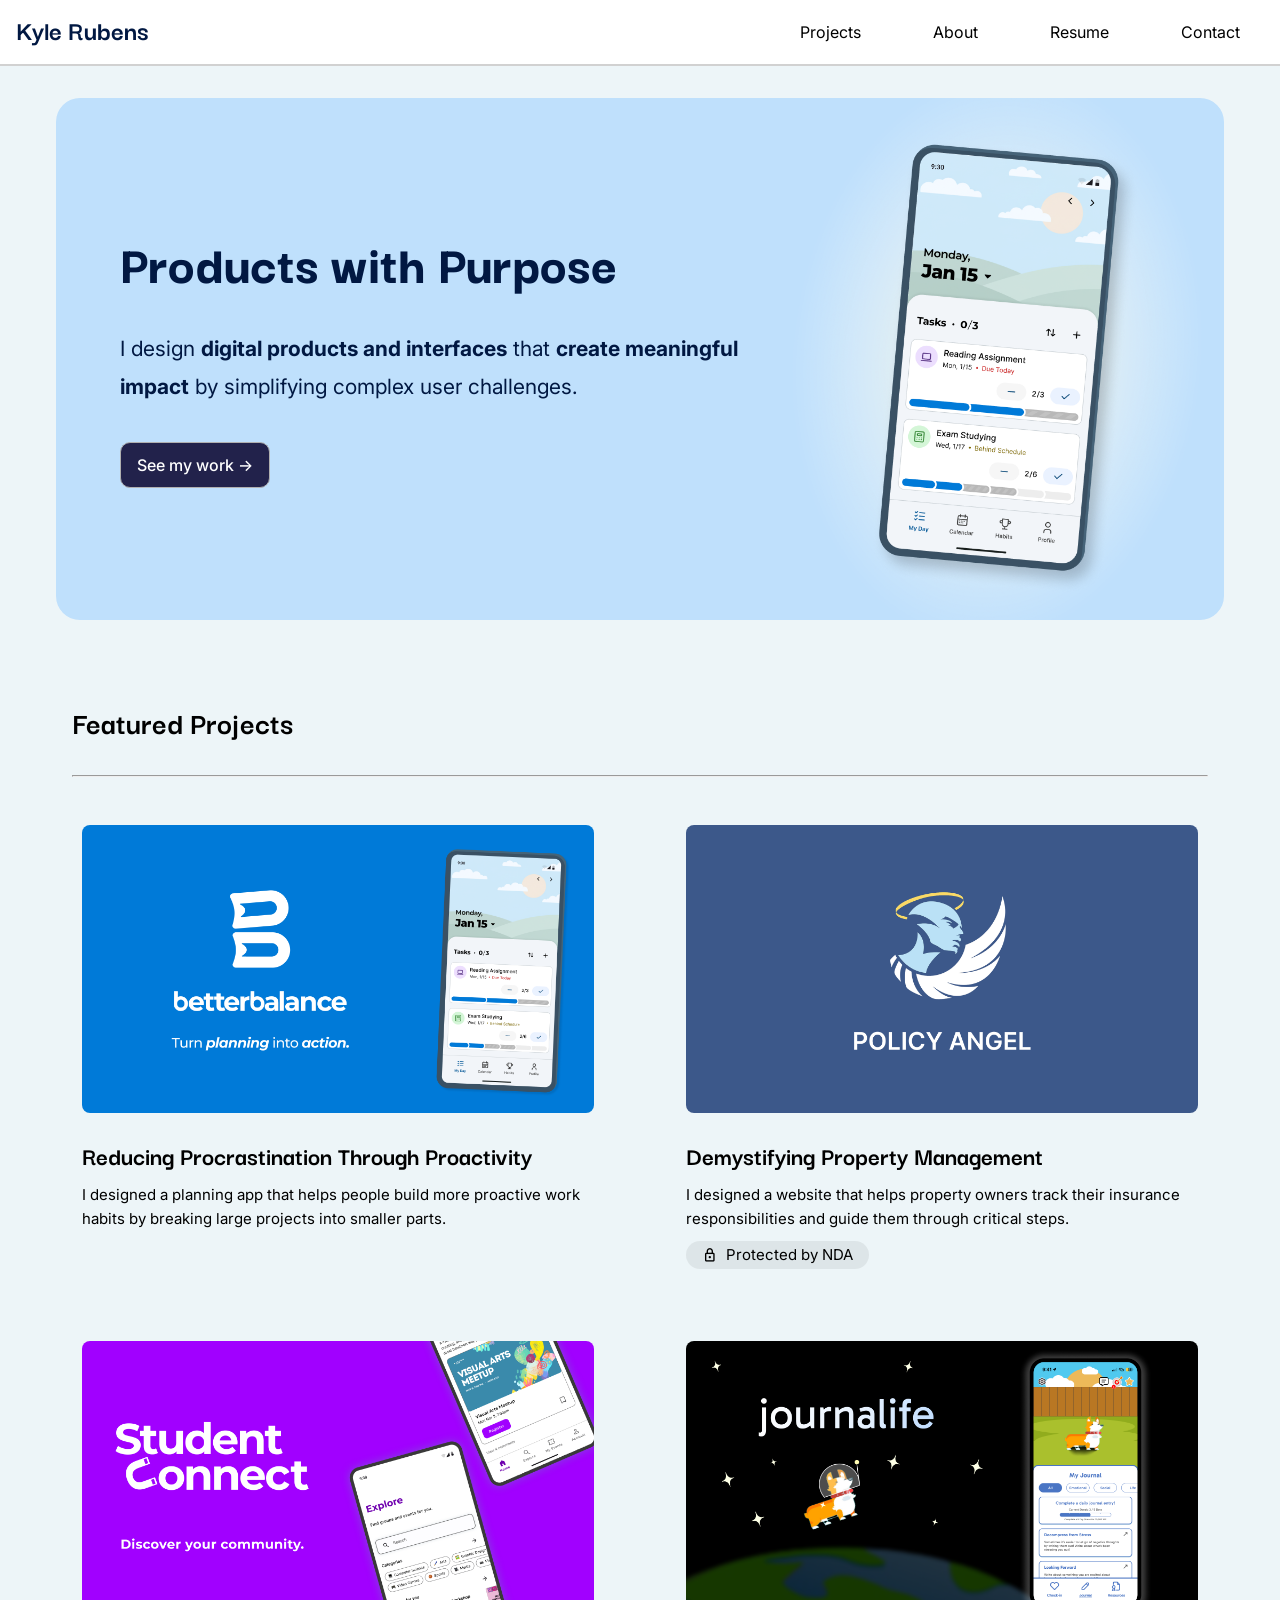
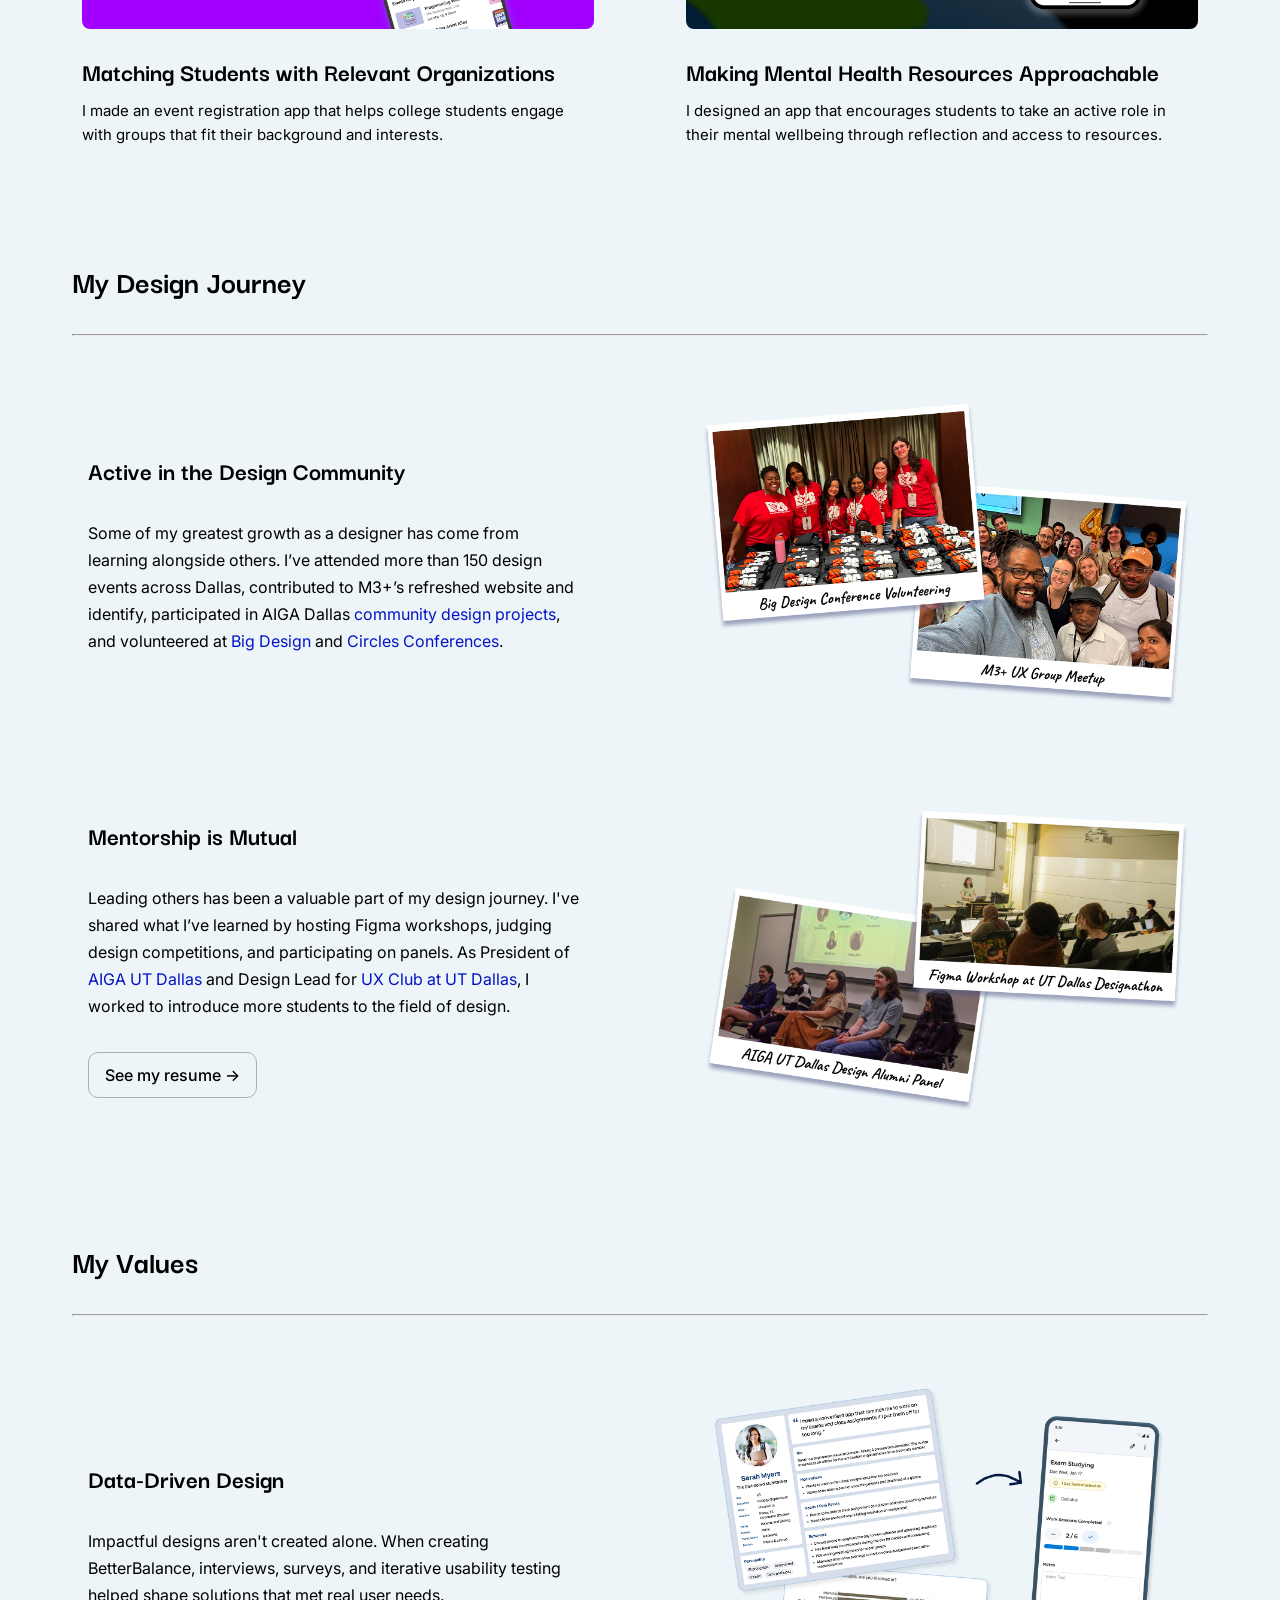
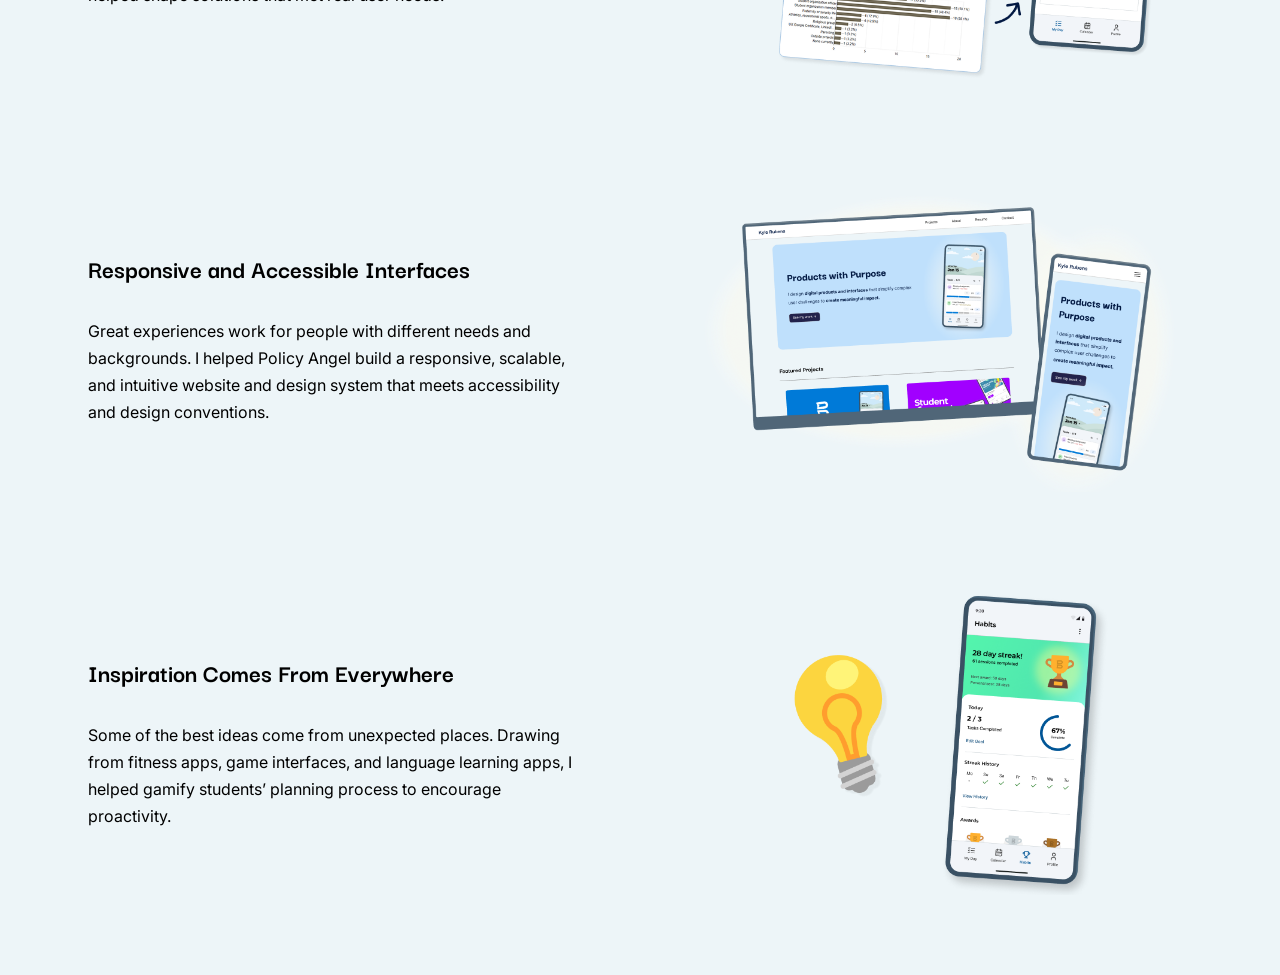
<file: index.html>
<!DOCTYPE html>
<head>
    <meta charset="UTF-8">
    <meta name="viewport" content="width=device-width, initial-scale=1.0">
    <title>Kyle Rubens | UX Portfolio</title>
    <link rel="stylesheet" href="styles.css">
    <link rel="icon" type"image/x-icon" href="images/Favicon.png">

    <!-- Add Darker Grotesque and Inter Font, Material Icons -->
    <link rel="preconnect" href="https://fonts.googleapis.com">
    <link rel="preconnect" href="https://fonts.gstatic.com" crossorigin>
    <link href="https://fonts.googleapis.com/css2?family=Darker+Grotesque:wght@300..900&display=swap" rel="stylesheet">
    <link href="https://fonts.googleapis.com/css2?family=Inter:ital,opsz,wght@0,14..32,100..900;1,14..32,100..900&display=swap" rel="stylesheet">
    <link rel="stylesheet" href="https://fonts.googleapis.com/css2?family=Material+Symbols+Rounded:opsz,wght,FILL,GRAD@20..48,100..700,0..1,-50..200" />
    <!-- FontAwesome Icons -->
    <link rel="stylesheet" href="https://cdnjs.cloudflare.com/ajax/libs/font-awesome/4.7.0/css/font-awesome.min.css">

    <!-- Preview for Linkedin and other sites -->
    <meta property='og:title' content='Kyle Rubens Portfolio'/>
    <meta property='og:image' content='https://kylerubens.github.io/images/Thumbnail.png'/>
    <meta property='og:description' content='I design digital products and interfaces that simplify complex challenges and create measurable impact.'/>
</head>
<body>
    <nav class="navbar" id="navbar-id">
            <div class="logo">
                <a href="index.html#">Kyle Rubens</a>
            </div>

            <a class="toggle-button" id="hamburger">
                <span class="bar"></span>
                <span class="bar"></span>
                <span class="bar"></span>
            </a>

            <ul class="nav-links" id="nav-menu">
                <li><a id="projects-button" href="index.html#project-list">Projects</a></li>
                <li><a id="about-button" href="index.html#about">About</a></li>
                <li><a href="resume.html">Resume</a></li>
                <li><a href="contact.html">Contact</a></li>
            </ul>
    </nav>
    <div class="outer-container">
        <main class="main-index">
            <div id="hero-text">
                <h1 class="main-title">Products with Purpose</h1>
                <p class="main-subtitle">I design <b>digital products and interfaces</b> that <b>create meaningful impact</b> by simplifying complex user challenges.</p>
                <a href="index.html#project-list" class="button-hero">See my work -></a>
            </div>
            <!-- <img id="hero-image" src="images/HeroGraphic.png" alt="Graphic of a phone displaying a screenshot of a planning app, BetterBalance."> -->
            <div id="hero-image-div">
                <a href="index.html#project-list">
                <img id="hero-image" src="images/HeroGraphic.png" alt="Graphic of a phone displaying a screenshot of a planning app, BetterBalance.">
                </a>
            </div>
        </main>
        <section id="project-list">
            <h2>Featured Projects</h2>
            <hr>
            <ul class="project-card-container">
            <li class="card-project"><a href="creating-planning-app.html">
                <img src="images/BetterBalanceCover.png" alt="Cover image for BetterBalance planning app" width="100%">
                <div class="card-project__label">
                    <h3>Reducing Procrastination Through Proactivity</h3>
                    <p>I designed a planning app that helps people build more proactive work habits by breaking large projects into smaller parts.</p>
                </div>
            </a></li>
            <li class="card-project"><a href="simplifying-management-property-owners.html">
                <img src="images/PolicyAngelCover.png" alt="Cover image with Policy Angel logo">
                <div class="card-project__label">
                    <h3>Demystifying Property Management</h3>
                    <p>I designed a website that helps property owners track their insurance responsibilities and guide them through critical steps.</p>
                    <p class="badge"><span class="material-symbols-rounded">lock</span> Protected by NDA</p>
                </div>
            </a></li>
            <li class="card-project"><a href="designing-app-exploring-organizations.html">
                <img src="images/StudentConnectCover.png" alt="Cover image for Student Connect app">
                <div class="card-project__label">
                    <h3>Matching Students with Relevant Organizations</h3>
                    <p>I made an event registration app that helps college students engage with groups that fit their background and interests.</p>
                </div>
            </a></li>
            <li class="card-project"><a href="making-mental-health-resources-approachable.html">
                <img src="images/JournalifeCover.png" alt="Cover image for Journalife app">
                <div class="card-project__label">
                    <h3>Making Mental Health Resources Approachable</h3>
                    <p>I designed an app that encourages students to take an active role in their mental wellbeing through reflection and access to resources.</p>
                </div>
            </a></li>
            </ul>
        </section>
        <section id="about">
            <h2>My Design Journey</h2>
            <hr>
            <div class="two-column-container">
                <div class="two-column-text">
                    <h3>Active in the Design Community</h3>
                    <p>
                        Some of my greatest growth as a designer has come from learning alongside others. I’ve attended more than 150 design events across Dallas, contributed to M3+’s refreshed website and identify, participated in AIGA Dallas <a href="https://www.instagram.com/p/DCzHvwAxTg6/?hl=en&img_index=14">community design projects</a>, and volunteered at <a href="https://bigdesignevents.com/">Big Design</a> and <a href="https://circlesconference.com/">Circles Conferences</a>.
                    </p>
                </div>
                <div class="two-column-images">
                    <figure>
                        <img src="images/About Me 1 v1.png">
                    </figure>
                </div>
            </div>
            <div class="two-column-container">
                <div class="two-column-text">
                    <h3>
                        Mentorship is Mutual
                    </h3>
                    <p>
                        Leading others has been a valuable part of my design journey. I've shared what I’ve learned by hosting Figma workshops, judging design competitions, and participating on panels. As President of <a href="https://www.instagram.com/p/C0xOQoLv5r5/?hl=en&img_index=2">AIGA UT Dallas</a> and Design Lead for <a href="https://www.instagram.com/p/Cwsgj-BLTTq/?hl=en">UX Club at UT Dallas</a>, I worked to introduce more students to the field of design.
                    </p>
                    <a href="resume.html" class="button-regular">See my resume -></a>
                </div>
                <div class="two-column-images">
                    <figure>
                        <img src="images/About Me 2 v1.png">
                    </figure>
                </div>
            </div>
        </section>
        <section id="philosophy">
            <h2>My Values</h2>
            <hr>
            <div class="two-column-container">
                <div class="two-column-text">                    
                    <h3>
                        Data-Driven Design
                    </h3>
                    <p>
                        Impactful designs aren't created alone. When creating BetterBalance, interviews, surveys, and iterative usability testing helped shape solutions that met real user needs.
                    </p>
                </div>
                <div class="two-column-images">
                    <figure>
                        <img src="images/Values 1 v1.png">
                    </figure>
                </div>
            </div>
            <div class="two-column-container">
                <div class="two-column-text">
                    <h3>
                        Responsive and Accessible Interfaces
                    </h3>
                    <p>
                        Great experiences work for people with different needs and backgrounds. I helped Policy Angel build a responsive, scalable, and intuitive website and design system that meets accessibility and design conventions.
                    </p>
                </div>
                <div class="two-column-images">
                    <img src ="images/Values 2 v1.png">
                </div>
            </div>
            <div class="two-column-container">
                <div class="two-column-text">
                    <h3>
                        Inspiration Comes From Everywhere
                    </h3>
                    <p>
                        Some of the best ideas come from unexpected places. Drawing from fitness apps, game interfaces, and language learning apps, I helped gamify students’ planning process to encourage proactivity.                    </p>
                </div>
                <div class="two-column-images">
                    <figure>
                        <img src="images/Values 3 v1.png">
                    </figure>
                </div>
            </div>
        </section>
    </div>
    <script src="script.js"></script>
</body>
</file>
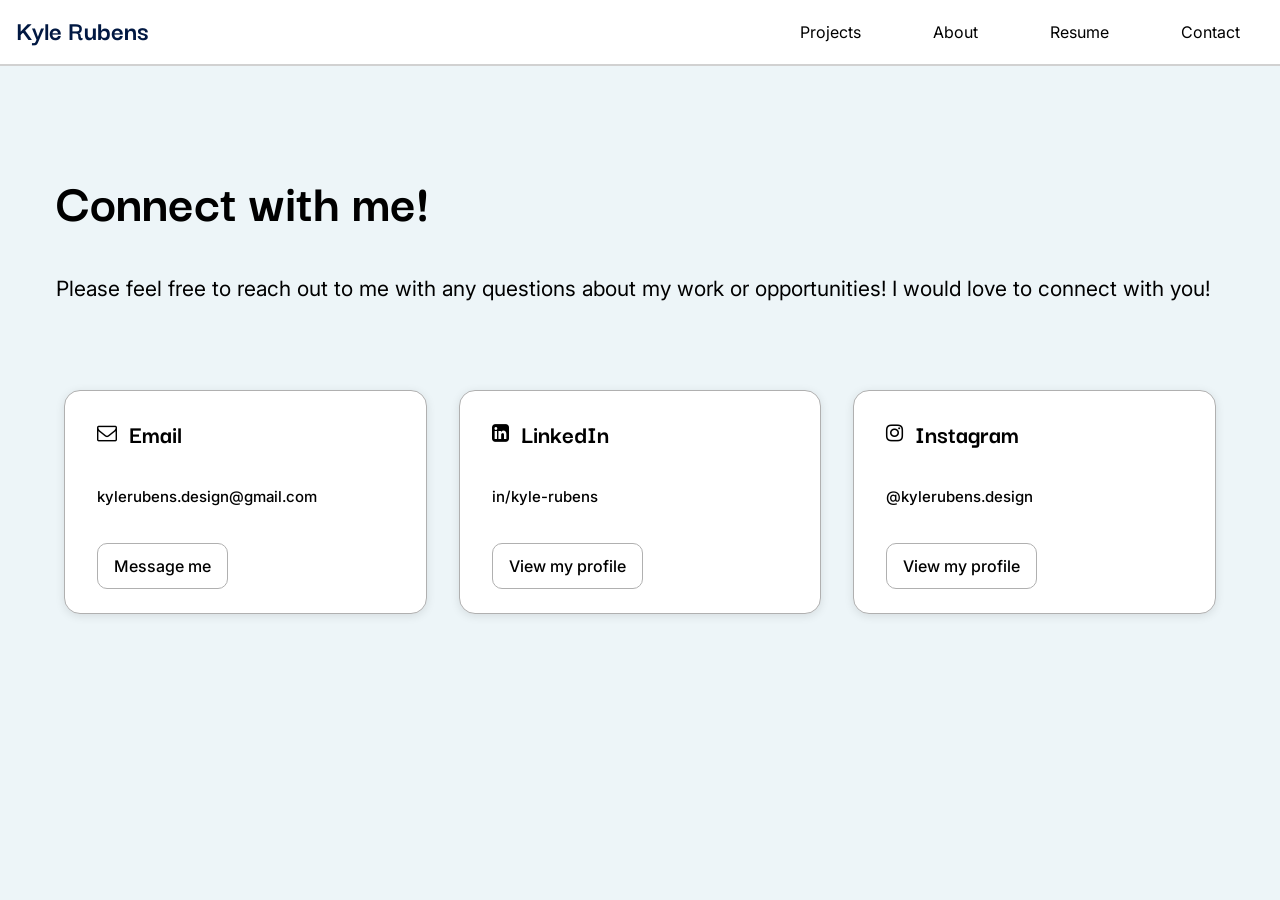
<file: contact.html>
<!DOCTYPE html>
<head>
    <meta charset="UTF-8">
    <meta name="viewport" content="width=device-width, initial-scale=1.0">
    <title>Kyle Rubens | UX Portfolio</title>
    <link rel="stylesheet" href="styles.css">
    <link rel="icon" type"image/x-icon" href="images/Favicon.png">

    <!-- Add Darker Grotesque and Inter Font, Material Icons -->
    <link rel="preconnect" href="https://fonts.googleapis.com">
    <link rel="preconnect" href="https://fonts.gstatic.com" crossorigin>
    <link href="https://fonts.googleapis.com/css2?family=Darker+Grotesque:wght@300..900&display=swap" rel="stylesheet">
    <link href="https://fonts.googleapis.com/css2?family=Inter:ital,opsz,wght@0,14..32,100..900;1,14..32,100..900&display=swap" rel="stylesheet">
    <link rel="stylesheet" href="https://fonts.googleapis.com/css2?family=Material+Symbols+Rounded:opsz,wght,FILL,GRAD@20..48,100..700,0..1,-50..200" />
    <!-- FontAwesome Icons -->
    <link rel="stylesheet" href="https://cdnjs.cloudflare.com/ajax/libs/font-awesome/4.7.0/css/font-awesome.min.css">
</head>
<body>
    <nav class="navbar" id="navbar-id">
            <div class="logo">
                <a href="index.html">Kyle Rubens</a>
            </div>

            <a href="#" class="toggle-button" id="hamburger">
                <span class="bar"></span>
                <span class="bar"></span>
                <span class="bar"></span>
            </a>

            <ul class="nav-links" id="nav-menu">
                <li><a id="projects-button" href="index.html#project-list">Projects</a></li>
                <li><a id="about-button" href="index.html#about">About</a></li>
                <li><a href="resume.html">Resume</a></li>
                <li><a href="contact.html">Contact</a></li>
            </ul>
    </nav>
    <div class="outer-container">
        <main class="main-contact">
            <h1>Connect with me!</h1>
            <p class="main-subtitle">Please feel free to reach out to me with any questions about my work or opportunities! I would love to connect with you!</p>
            <br>
            <div id="contact-containers">
                <div class="contact-box" id="Email">
                    <h3><i class="fa fa-envelope-o" style="font-size:20px"></i> Email</h3>
                    <br>
                    <p class="contact-info">kylerubens.design@gmail.com</p>
                    <br>
                    <a href="mailto:kylerubens.design@gmail.com" class="button-regular">Message me</a>
                </div>
                <div class="contact-box" id="Linkedin">
                    <h3><i class="fa fa-linkedin-square" style="font-size:20px"></i> LinkedIn</h3>
                    <br>
                    <p class="contact-info">in/kyle-rubens</p>
                    <br>
                    <a href="https://www.linkedin.com/in/kyle-rubens/" class="button-regular">View my profile</a>
                </div>
                <div class="contact-box" id="Instagram">
                    <h3><i class="fa fa-instagram" style="font-size:20px"></i> Instagram</h3>
                    <br>
                    <p class="contact-info">@kylerubens.design</p>
                    <br>
                    <a href="https://www.instagram.com/kylerubens.design/?hl=en" class="button-regular">View my profile</a>
                </div>
            </div>
        </main>
        </section>
    </div>
    <script src="script.js"></script>
</body>
</file>
<file: styles.css>
/* Css Reset */
*, *::before, *::after {
  box-sizing: border-box;
  margin: 0;
  padding: 0;
}
  
/* Google Fonts */
/* .inter-<uniquifier> {
  font-family: "Inter", sans-serif;
  font-optical-sizing: auto;
  font-weight: <weight>;
  font-style: normal;
} */


/* Preset Attributes for Fonts and Elements */
html {
    scroll-padding-top: 64px;
    scroll-behavior: smooth;
}

/* Remove blue squares for touch screens */
button, a, [role="button"] {
  -webkit-tap-highlight-color: transparent;
  /* Backup */
  /* outline: none;  */
}

/* Removes blue square for touch */
/* button:focus {
  outline: none; 
} */

/* Re-add blue square when using a keyboard */
/* button:focus-visible {
  outline: 2px solid #007bff; 
  outline-offset: 2px;
} */

h1, h2, h3, h4, h5, h6 {
    font-family: "Darker Grotesque", sans-serif;
}

p {
    font-family: "Inter", sans-serif;
    font-size: 15px;
    line-height: 24px;
}

figure {
    display: flex;
    flex-direction: column;
    gap: 12px;
}

figcaption {
    font-family: "Inter", sans-serif;
    font-size: 15px;
    line-height: 24px;
    color: rgb(78, 78, 78);
}

h1 {
    font-size: 56px;
}

h2 {
    font-size: 32px;
    font-weight: 700;
    /* Revise this alignment adjustment later!! Just a quick fix! */
    padding: 0 16px;
}

hr {
    /* Revise this alignemnt later!! Just a quick fix! */
    margin: 0 16px;
}

h3 {
    font-size: 26px;
}

ul {
    list-style: none;
}

img {
    width: 100%;
    border-radius: 8px;
}

.button-hero {
    display: flex;
    font-family: "Inter", sans-serif;
    font-weight: 500;
    font-size: 16px;
    padding: 12px 16px;
    border-radius: 10px;
    border: 1px solid #b0b0b0;
    text-decoration: none;
    /* color: inherit; */
    text-align: center;
    align-self: flex-start;
    /* color: black; */

    background-color: rgb(34, 34, 75); 
    color: white; 
    z-index: 1;
}

.button-hero:hover {
    background-color: rgb(84, 84, 120);
    transition: all 0.2s ease-in;
}

.button-hero:active {
    background-color: rgb(124, 124, 217);
}

/* Components */
.button-regular {
    display: flex;
    font-family: "Inter", sans-serif;
    font-weight: 500;
    font-size: 16px;
    padding: 12px 16px;
    border-radius: 10px;
    border: 1px solid #b0b0b0;
    text-decoration: none;
    color: inherit;
    text-align: center;
    align-self: flex-start;
    color: black;
}

.button-regular:hover {
    background-color: rgba(0, 6, 83, 0.055);
    transition: all 0.2s ease-in;
}

.button-regular:active {
    background-color: rgba(0, 4, 58, 0.603);
}

/* Nav */ 

.navbar {
    display: flex;
    justify-content: space-between;
    align-items: center;
    padding: 0 64px;
    background-color: white;
    border-color: rgb(209, 209, 209);
    border-style: solid;
    border-width: 0 0 2px 0;
    position: sticky;
    /* height: 64px; */
    top: 0;
    z-index: 1000;
}

.navbar a {
    text-decoration: none;
    color: inherit;
}

.logo {
    font-family: "Darker Grotesque", sans-serif;
    font-size: 28px;
    font-weight: bold;
    padding-bottom: 6px;
    height: 64px;
    display: flex;
    align-items: center;
    color: #011842;
}

.nav-links {
    display: flex;
    gap: 24px;
    justify-content: center;
    align-items: center;
}

.nav-links a {
    display: block;
    font-family: "Inter", sans-serif;
    font-weight: 400;
    font-size: 16px;
    padding: 12px 24px;
    border-radius: 12px;
}

.nav-links a:hover {
    background-color: rgba(0, 6, 83, 0.055);
    /* font-weight: bold; */
    transition: all 0.2s ease-in;
}

.nav-links a:active {
    background-color: rgba(0, 4, 58, 0.411);
}

.nav-links .primary-nav-button {
    background-color: #4E61B7;
    /* padding: 12px 32px; */
    color: white;
}

.nav-links .primary-nav-button:hover {
    background-color: #404f94;
    transition: all 0.2s ease-in;
}

/* Hide hamburger by default */
.toggle-button {
  display: none;
  flex-direction: column;
  justify-content: space-between;
  width: 52px;
  height: 50px;
  padding: 16px 12px;
  cursor: pointer;
}

.toggle-button .bar {
  height: 2.2px;
  width: 100%;
  background-color: rgb(0, 0, 0);
  border-radius: 40px;
}

/* Body */


body {
    background-color: #edf5f8;
}

.outer-container {
    max-width: 1200px;
    margin: auto;
    padding: 0 16px 0 16px;
}

/* Main */

.main-index {
    display: flex;
    /* flex-wrap: wrap; */
    flex-direction: row;
    gap: 60px;
    margin: 32px 0;
    padding: 16px 64px;
    border-radius: 24px;
    align-items: center;
    justify-content: center;
    background-color: #bfe0fc;
    color: #011842;
    overflow: hidden;
}

.main-contact {
    display: flex;
    flex-direction: column;
    gap: 32px;
    padding: 96px 0 64px 0;
}

.main-title {
    line-height: 64px;
    font-weight: 800;
}

.main-subtitle {
    font-weight: normal;
    font-size: 21px;
    line-height: 38px;
}

#hero-text {
    display: flex;
    flex-direction: column;
    gap: 36px;
    flex: 2 1 0;
    padding: 5% 0 5% 0;
}

#hero-image-div {
    display: flex;
    flex: 1 1 0;
    align-items: center;
    justify-content: center;
    max-width: 340px;
}

#hero-image {
    width: 150%;
    /* max-width: 600px; */
    /* object-fit: contain; */
    margin: -15% -25%;
    transition: all 0.1s ease-in;
}

#hero-image:hover {
    /* width: 158%; */
    transform: rotate(3deg);
}

/* Home - Projects */

section {
    display: flex;
    flex-direction: column;
    gap: 32px;
    padding: 48px 0;
}

.project-card-container {
    display: flex;
    flex-wrap: wrap;
    flex-direction: row;
    gap: 40px;
}

.card-project {
    display: flex;
    flex: 0 0 calc(50% - 40px);
    max-width: 564px;
    margin-left: auto;
    margin-right: auto;
    border-radius: 16px;
}

.card-project a {
    display: flex;
    flex-direction: column;
    gap: 24px;
    height: 100%;
    /* width: 100%; */
    /* border: 1px solid rgb(176, 176, 176);
    box-shadow: 0 2px 10px rgba(0,0,0,0.1);
    border-radius: 8px; */
    padding: 16px;
    text-decoration: none;
    color: inherit;
    border-radius: 16px;
}

.card-project:hover {
    background-color: rgba(0, 17, 43, 0.048);
    box-shadow: 0 2px 10px rgba(0,0,0,0.3);
    transition: all 0.2s ease-in;
}

.card-project:active {
    background-color: rgba(0, 13, 32, 0.452);
}

.card-project__label {
    display: flex;
    flex-direction: column;
    gap: 10px;
}

.badge {
    display: flex;
    align-items: center;
    justify-content: center;
    width: fit-content;
    background-color: rgba(0, 0, 0, 0.065);
    padding: 2px 16px 2px 12px;
    border-radius: 999px;
    gap: 4px;
    font-size: 15px;
}

.material-symbols-rounded {
  font-variation-settings:
  'FILL' 0,
  'wght' 500,
  'GRAD' 0,
  'opsz' 20;
  transform: scale(.65);
}

/* Home - About Me*/

.two-column-container {
    display: flex;
    flex-wrap: wrap;
    gap: 120px;
    /* max-width: 1000px; */
    margin: auto;
    padding: 32px 32px;
}

.two-column-text {
    display: flex;
    flex-direction: column;
    flex: 1 1 400px;
    gap: 32px;
    justify-content: center;
}

.two-column-text p {
    font-size: 16px;
    line-height: 27px;
}

.two-column-images {
    display: flex;
    flex-direction: column;
    flex: 1 1 400px;
    gap: 32px;
    align-items: center;
}

.two-column-images img {
    max-width: 600px;
}

.two-column-text a {
    text-decoration: none;
    /* color: rgb(82, 0, 188); */
}

.two-column-text a:link {
    color: #0313c5;
}

/* Keep button from changing color */
.two-column-text .button-regular:link {
    color: inherit;
}

#placeholder {
    height: calc(100vh / 2);
}

/* Project & Resume Pages */

.notion-preview {
    position: absolute;
    height: calc(100vh - 64px);
    top: 64px;
}

#resume-preview-id {
    position: absolute;
    height: calc(100vh - 64px);
}

body {
    margin: 0;
}

/* Contact Page */

#contact-containers {
    display: flex;
    flex-wrap: wrap;
    gap: 40px;
    align-items: center;
    justify-content: center;
}

.contact-box {
    display: flex;
    flex-direction: column;
    flex: 0 0 calc((100% - 80px) / 3);
    gap: 8px;
    width: 100%;
    border: 1px solid rgb(176, 176, 176);
    border-radius: 16px;
    padding: 24px 32px;
    box-shadow: 0 2px 10px rgba(0,0,0,0.1);
    max-width: 420px;
    background-color: white;
}

.contact-box:hover {
    box-shadow: 0 2px 10px rgba(0,0,0,0.3);
    transition: all 0.2s ease-in;
}

/* .contact-box a {
    width: fit-content;
} */

.contact-info {
    font-weight: 500;
}

.contact-box h3 {
    display: flex;
    gap: 12px;
    align-items: center;
}

/* Navbar padding adjustment */

@media(max-width: 1320px){
    .navbar {
        padding: 0 16px;
    }
    #contact-containers {
        gap: 32px;
    }
}

@media(max-width: 960px) {
    .card-project {
        flex: 0 0 100%;
    }
    .contact-box {
        flex: 0 0 calc((100% - 40px) / 2);
    }
}

/* Hide buttons on mobile */
@media(max-width: 700px){
    /* show hamburger */
    .toggle-button {
        display: flex;
    }

    /* shrink logo */
    /* .logo {
        font-size: 24px;
    } */
    
    /* hide links by default.*/
    .nav-links {
        display: none;
        width: 100%;
        flex-direction: column;
        gap: 16px;
    }

    .navbar {
        flex-direction: row;
        flex-wrap: wrap;
        gap: 16px;
        align-content: flex-start;
    }

    .navbar li {
        width: 100%;
    }

    .nav-links a {
        padding: 16px 16px;
        width: 100%;
        text-align: center;
    }

    /* .nav-links li {
        text-align: center;
        height: 48px;
    } */

    /* toggled by JS */
    .nav-links.active {
        display: flex;
    }

    .navbar.active {
        height: 100vh;
    }

    /* .resume-preview.active {
        display: none;
    } */

    /* Change home hero to column */
    .main-index {
        flex-direction: column;
        gap: 0px;
        padding: 32px;
    }

    .main-title {
        font-size: 50px;
    }

    #bio-text {
        flex: auto;
    }

    #bio-images {
        max-width: 400px;
        margin: auto;
    }

    .contact-box {
        flex: 0 0 100%;
    }

}
</file>
